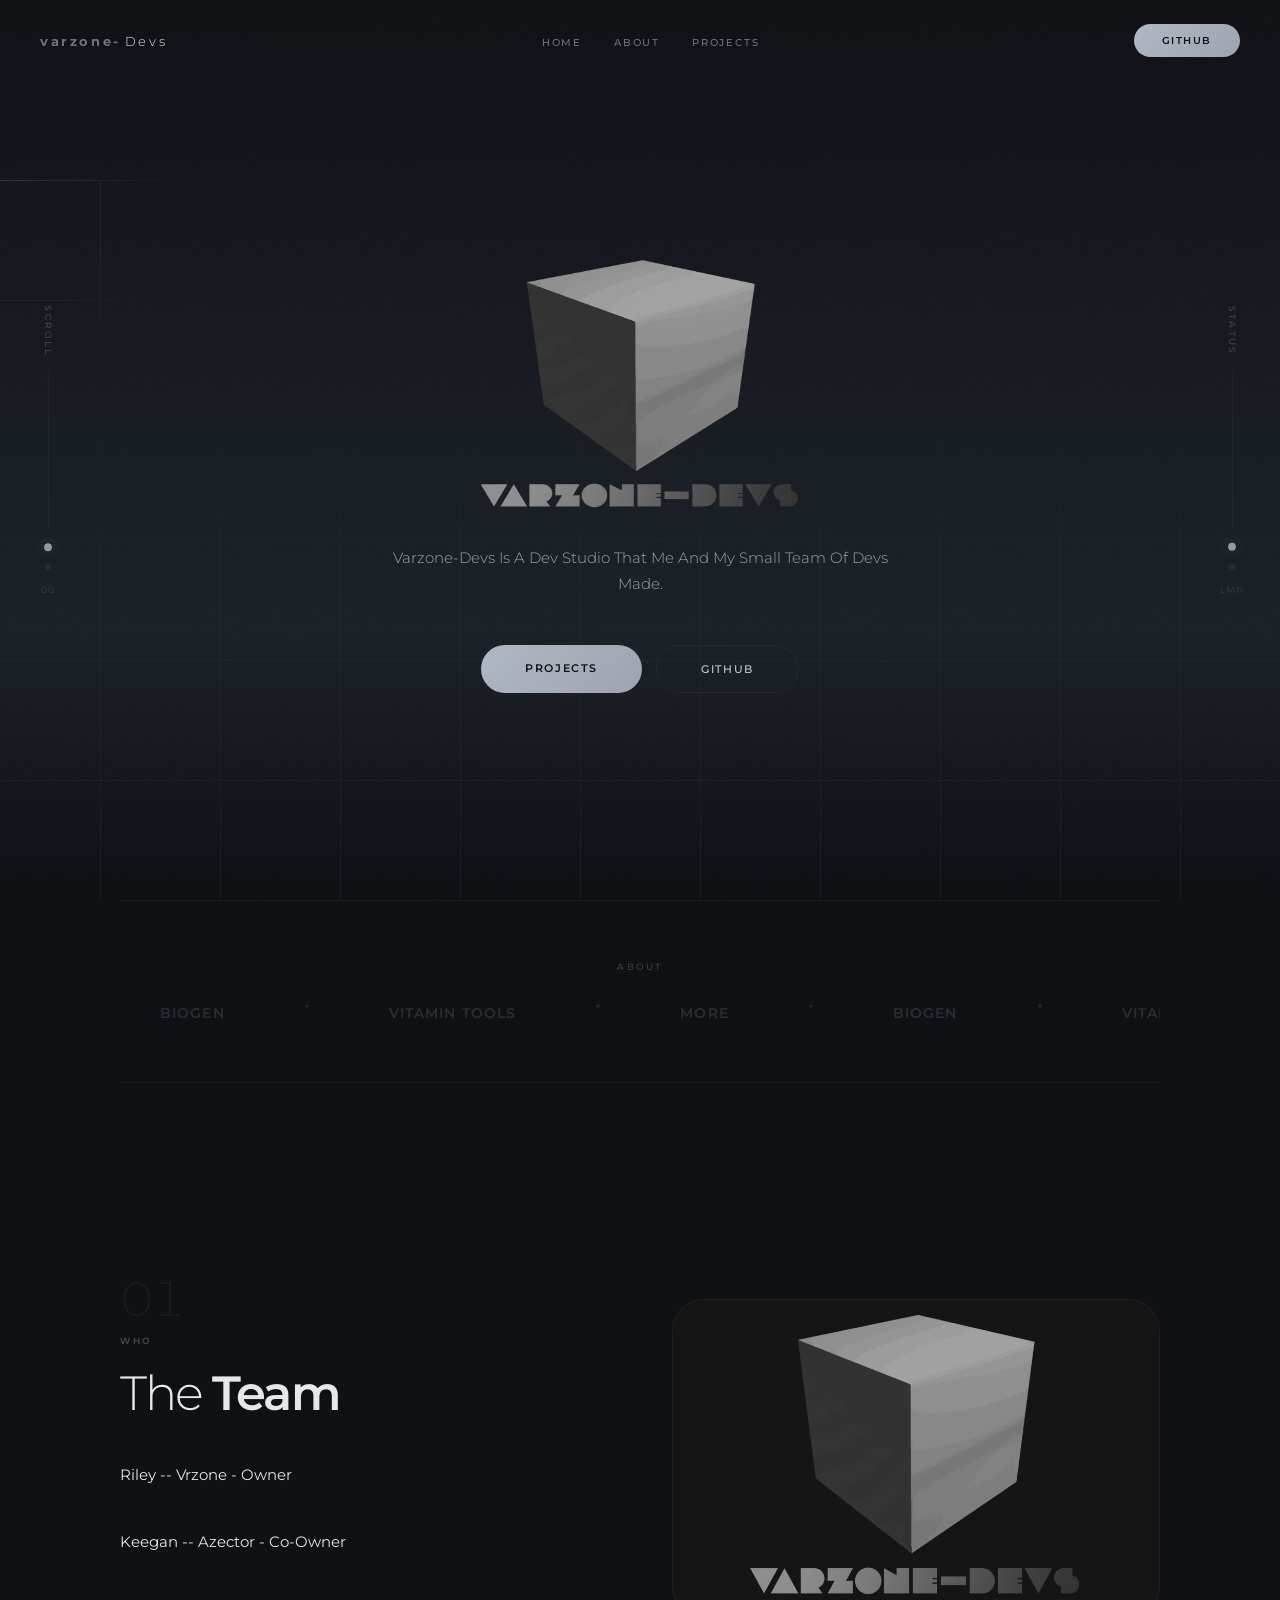
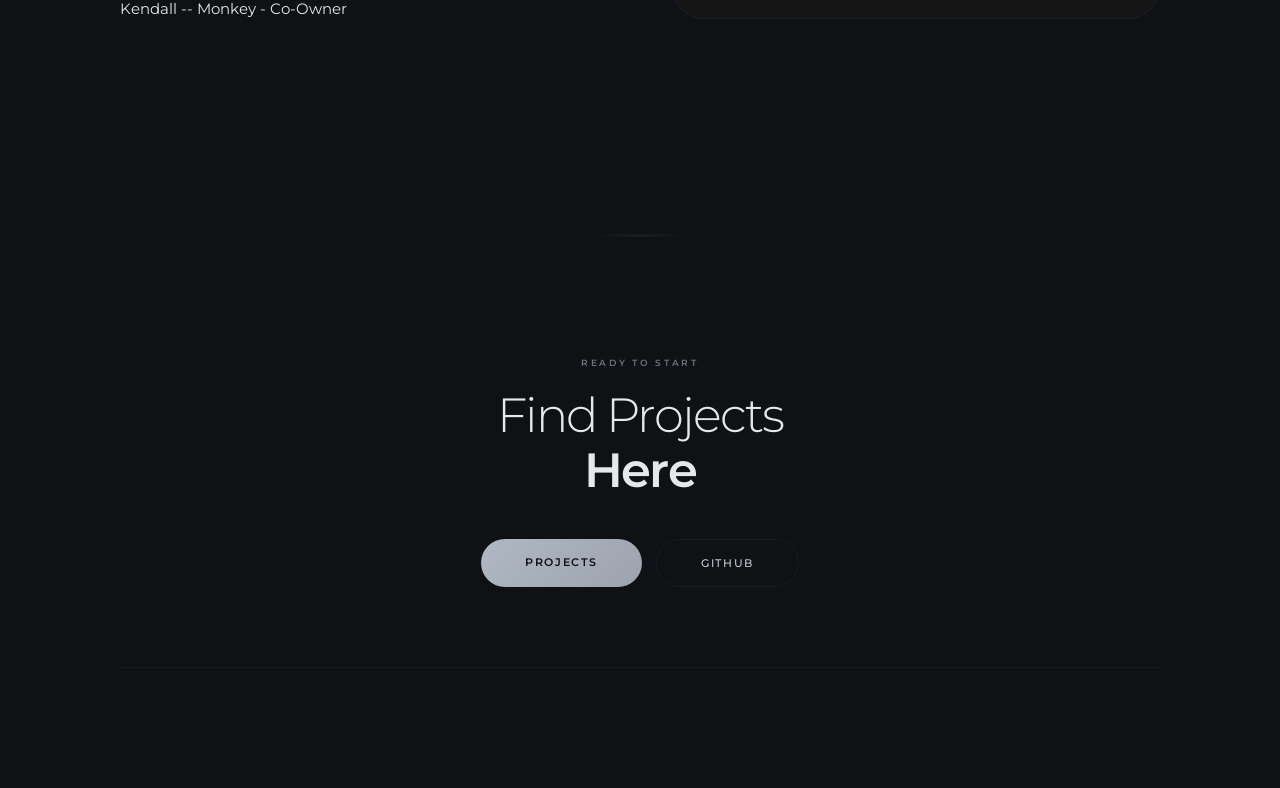
<file: index.html>
<!DOCTYPE html>
<html lang="en">
<head>
<meta charset="UTF-8">
<meta name="viewport" content="width=device-width, initial-scale=1.0">
<link rel="icon" href="images/logo.png">
<title>varzone-Devs — Home</title>
<link rel="preconnect" href="https://fonts.googleapis.com">
<link href="https://fonts.googleapis.com/css2?family=Montserrat:wght@300;400;500;600;700&display=swap" rel="stylesheet">
<link rel="stylesheet" href="style.css">



</head>
<body>

<svg class="grain" width="100%" height="100%">
  <filter id="n"><feTurbulence type="fractalNoise" baseFrequency="0.65" numOctaves="5" stitchTiles="stitch"/><feColorMatrix type="saturate" values="0"/></filter>
  <rect width="100%" height="100%" filter="url(#n)"/>
</svg>
<div class="atmosphere"></div>

<!-- Nav -->
<nav class="top-nav" id="topNav">
  <a href="#" class="nav-brand">varzone-<span>Devs</span></a>
  <ul class="nav-links">
    <li><a href="#">Home</a></li>
    <li><a href="#features">About</a></li>
    <li><a href="Projects.html">Projects</a></li>
  </ul>
  <a href="https://github.com/vrzonegames" class="nav-cta">Github</a>
  <button class="nav-toggle" id="navToggle" aria-label="Toggle menu" aria-expanded="false">
    <span class="toggle-bar"></span><span class="toggle-bar"></span>
  </button>
</nav>

<!-- Mobile Menu -->
<div class="mobile-menu" id="mobileMenu">
  <div class="mobile-menu-inner">
    <div class="mobile-menu-links">
      <a href="#" class="mobile-menu-link" data-index="01">Home</a>
      <a href="#features" class="mobile-menu-link" data-index="02">About</a>
      <a href="Projects.html" class="mobile-menu-link" data-index="03">Projects</a>
    </div>
    <div class="mobile-menu-footer">
      <a href="#">Privacy</a>
      <a href="#">Terms</a>
      <a href="#">Contact</a>
    </div>
  </div>
</div>

<!-- Side Panels -->
<nav class="side-panel left" aria-label="Scroll indicators">
  <span class="side-label">Scroll</span>
  <div class="side-track"><div class="side-track-fill" id="leftTrack"></div></div>
  <div class="side-dot active"></div>
  <div class="side-dot"></div>
  <div class="side-readout" id="scrollPct">00</div>
</nav>

<nav class="side-panel right" aria-label="Status indicators">
  <span class="side-label">Status</span>
  <div class="side-track"><div class="side-track-fill" id="rightTrack"></div></div>
  <div class="side-dot"></div>
  <div class="side-dot active"></div>
  <div class="side-readout">LMN</div>
</nav>

<main class="main">

  <!-- ═══ HERO ═══ -->
  <section class="hero" id="hero">
    <div class="hero-grid"></div>
    
    <img src="images/VrzoneGmaes.png" width="375" height="270">
    
    <p class="hero-sub">
      Varzone-Devs Is A Dev Studio That Me And My Small Team Of Devs Made.
    </p>
    <div class="hero-ctas">
      <a href="Projects.html" class="btn-primary">Projects</a>
      <a href="https://github.com/vrzonegames" class="btn-secondary">Github</a>
    </div>

  </section>

  <!-- ═══ LOGO TICKER ═══ -->
  <div class="logo-ticker reveal">
    <div class="logo-ticker-label">About</div>
    <div class="ticker-track" id="tickerTrack">
      <span class="ticker-item">BioGEn</span><span class="ticker-dot"></span>
      <span class="ticker-item">Vitamin Tools</span><span class="ticker-dot"></span>
      <span class="ticker-item">More</span><span class="ticker-dot"></span>
      <!-- Duplicated for seamless loop -->
      <span class="ticker-item">BioGEn</span><span class="ticker-dot"></span>
      <span class="ticker-item">Vitamin Tools</span><span class="ticker-dot"></span>
      <span class="ticker-item">More</span><span class="ticker-dot"></span>
    </div>
  </div>

  <!-- ═══ FEATURES ═══ -->
  <section class="section" id="features">

    

    <div class="feature reverse reveal">
      <div class="feature-visual">
        <img src="images/VrzoneGames Banner.png" alt="Who">
      </div>
      <div class="feature-content">
        <div class="feature-number">01</div>
        <p class="section-tag">Who</p>
        <h2 class="section-title">The <strong>Team</strong></h2>
        <p class="faq-question">
          Riley -- Vrzone - Owner
        </p>

        <p class="faq-question">
          Keegan -- Azector - Co-Owner
        </p>

        <p class="faq-question">
          Kendall -- Monkey - Co-Owner
        </p>
      </div>
    </div>
  </section>

  <div class="silk-divider reveal"></div>



  <div class="silk-divider reveal"></div>

  

  </section>

  <div class="silk-divider reveal"></div>


  

  <!-- ═══ FOOTER CTA ═══ -->
  <section class="footer-cta" id="cta">
    <p class="section-tag reveal">Ready to Start</p>
    <h2 class="section-title reveal reveal-d1">Find Projects <br><strong>Here</strong></h2>
    <div class="footer-ctas reveal reveal-d3">
      <a href="Projects.html" class="btn-primary">Projects</a>
      <a href="https://github.com/vrzonegames" class="btn-secondary">Github</a>
    </div>

    <div class="footer-bar reveal reveal-d4" style="margin-top: 80px;">
      </div>
    </div>
  </section>

</main>

<script src="script.js"></script>
</body>
</html>
</file>
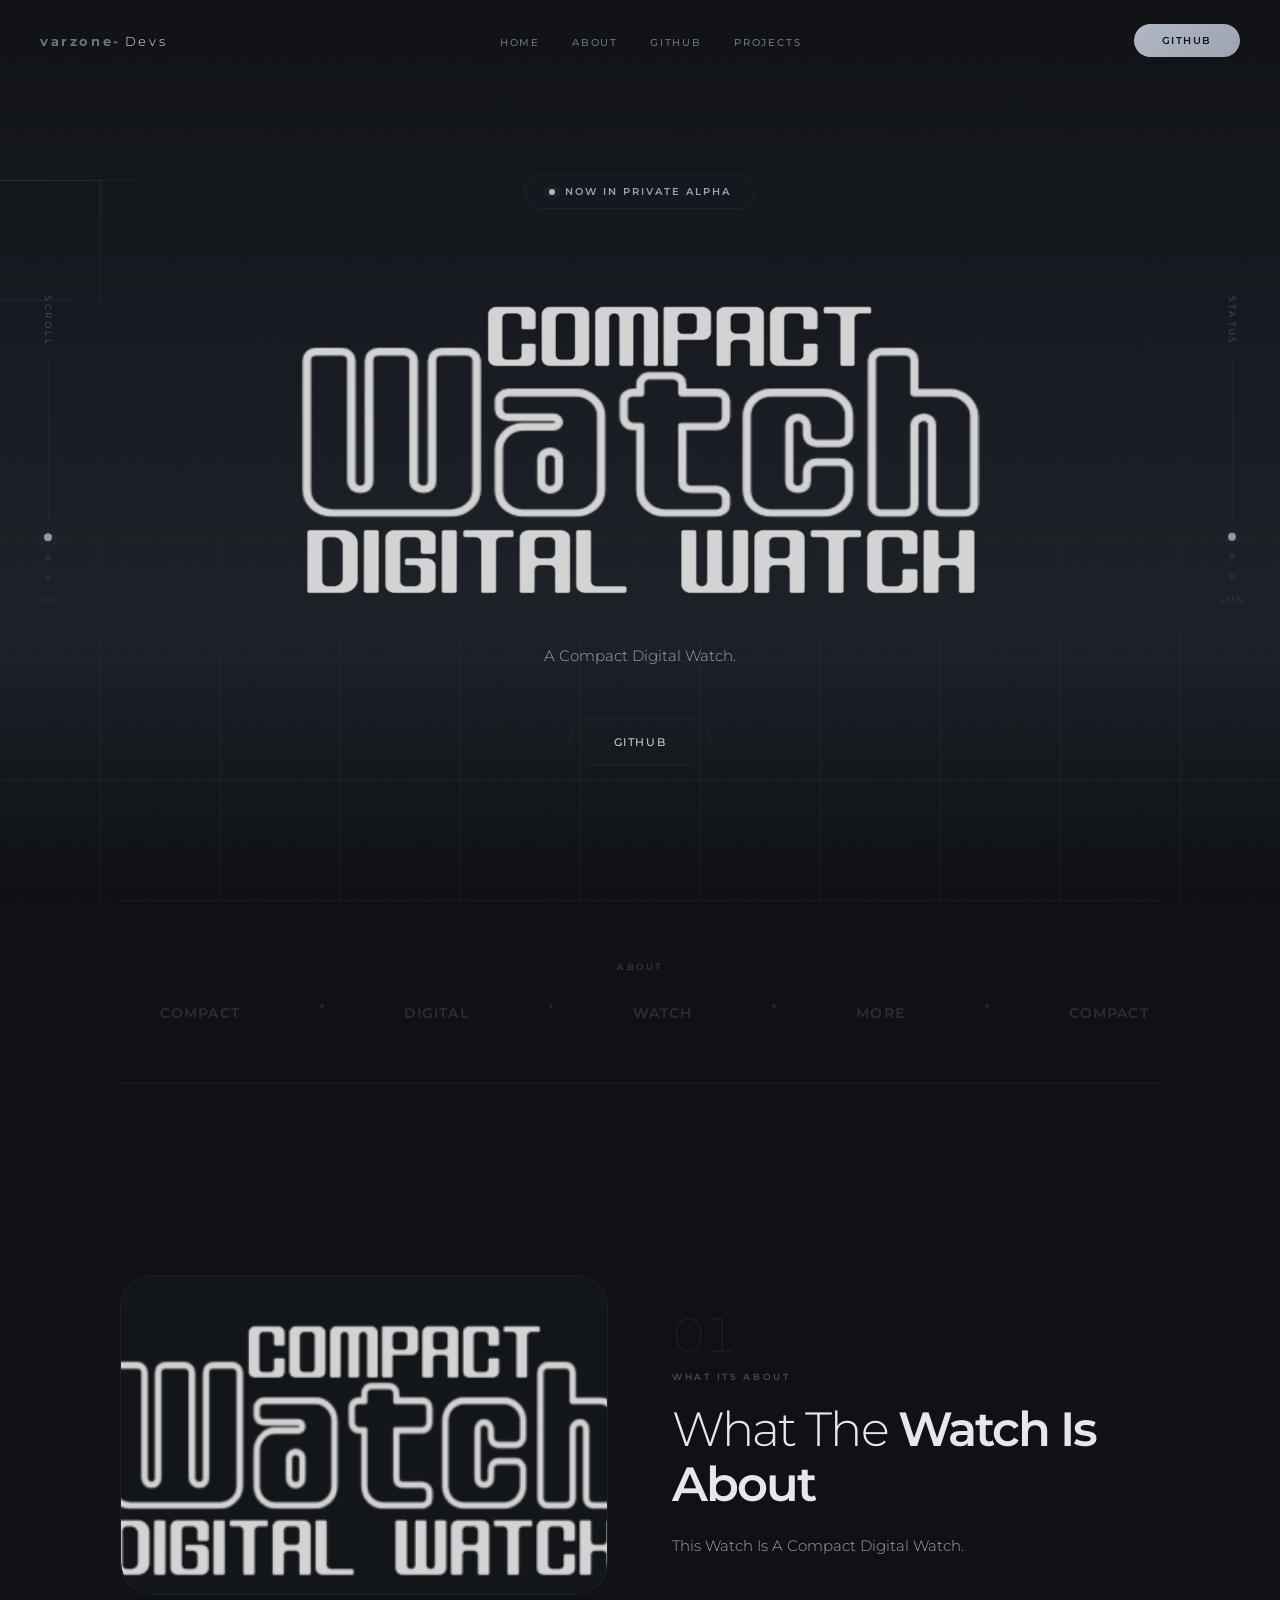
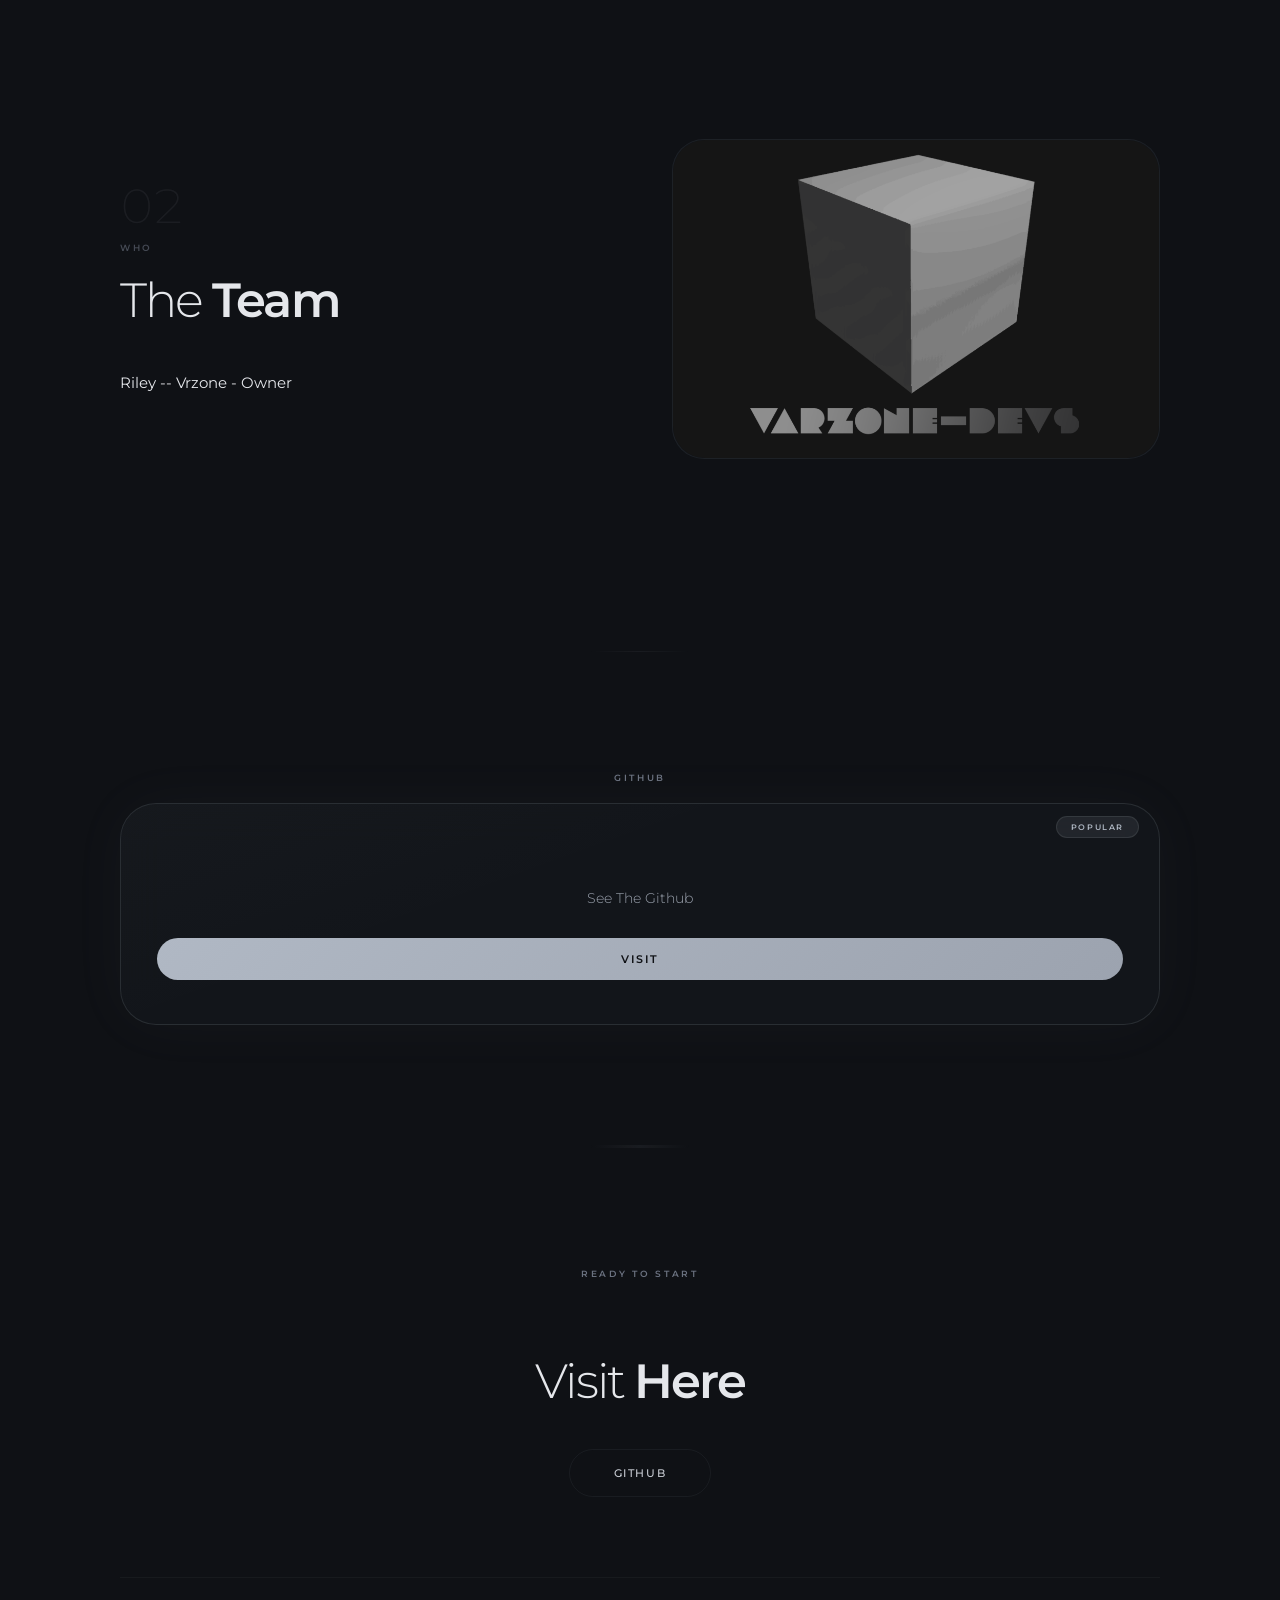
<file: CWatch.html>
<!DOCTYPE html>
<html lang="en">
<head>
<meta charset="UTF-8">
<meta name="viewport" content="width=device-width, initial-scale=1.0">
<link rel="icon" href="images/logo.png">
<title>varzone-Devs — CWatch</title>
<link rel="preconnect" href="https://fonts.googleapis.com">
<link href="https://fonts.googleapis.com/css2?family=Montserrat:wght@300;400;500;600;700&display=swap" rel="stylesheet">
<link rel="stylesheet" href="style.css">



</head>
<body>

<svg class="grain" width="100%" height="100%">
  <filter id="n"><feTurbulence type="fractalNoise" baseFrequency="0.65" numOctaves="5" stitchTiles="stitch"/><feColorMatrix type="saturate" values="0"/></filter>
  <rect width="100%" height="100%" filter="url(#n)"/>
</svg>
<div class="atmosphere"></div>

<!-- Nav -->
<nav class="top-nav" id="topNav">
  <a href="#" class="nav-brand">varzone-<span>Devs</span></a>
  <ul class="nav-links">
    <li><a href="index.html">Home</a></li>
    <li><a href="#features">About</a></li>
    <li><a href="https://github.com/vrzonegames/CWatch">Github</a></li>
    <li><a href="Projects.html">Projects</a></li>
  </ul>
  <a href="https://github.com/vrzonegames/CWatch" class="nav-cta">Github</a>
  <button class="nav-toggle" id="navToggle" aria-label="Toggle menu" aria-expanded="false">
    <span class="toggle-bar"></span><span class="toggle-bar"></span>
  </button>
</nav>

<!-- Mobile Menu -->
<div class="mobile-menu" id="mobileMenu">
  <div class="mobile-menu-inner">
    <div class="mobile-menu-links">
      <a href="index.html" class="mobile-menu-link" data-index="01">Home</a>
      <a href="#features" class="mobile-menu-link" data-index="02">About</a>
      <a href="https://github.com/vrzonegames/CWatch" class="mobile-menu-link" data-index="04">Github</a>
      <a href="Projects.html" class="mobile-menu-link" data-index="05">Projects</a>
    </div>
    <div class="mobile-menu-footer">
      <a href="#">Privacy</a>
      <a href="#">Terms</a>
      <a href="#">Contact</a>
    </div>
  </div>
</div>

<!-- Side Panels -->
<nav class="side-panel left" aria-label="Scroll indicators">
  <span class="side-label">Scroll</span>
  <div class="side-track"><div class="side-track-fill" id="leftTrack"></div></div>
  <div class="side-dot active"></div>
  <div class="side-dot"></div>
  <div class="side-dot"></div>
  <div class="side-readout" id="scrollPct">00</div>
</nav>

<nav class="side-panel right" aria-label="Status indicators">
  <span class="side-label">Status</span>
  <div class="side-track"><div class="side-track-fill" id="rightTrack"></div></div>
  <div class="side-dot"></div>
  <div class="side-dot"></div>
  <div class="side-dot active"></div>
  <div class="side-readout">LMN</div>
</nav>

<main class="main">

  <!-- ═══ HERO ═══ -->
  <section class="hero" id="hero">
    <div class="hero-grid"></div>
    <div class="hero-badge">
      <div class="hero-badge-dot"></div>
      <span>Now in Private Alpha</span>
    </div>
    
    <img src="images/CWatch-Big.png" width="743" height="366">
    
    <p class="hero-sub">
      A Compact Digital Watch.
    </p>
    <div class="hero-ctas">
      <a href="https://github.com/vrzonegames/CWatch" class="btn-secondary">Github</a>
    </div>

  </section>

  <!-- ═══ LOGO TICKER ═══ -->
  <div class="logo-ticker reveal">
    <div class="logo-ticker-label">About</div>
    <div class="ticker-track" id="tickerTrack">
      <span class="ticker-item">Compact</span><span class="ticker-dot"></span>
      <span class="ticker-item">Digital</span><span class="ticker-dot"></span>
      <span class="ticker-item">Watch</span><span class="ticker-dot"></span>
      <span class="ticker-item">More</span><span class="ticker-dot"></span>
      <!-- Duplicated for seamless loop -->
      <span class="ticker-item">Compact</span><span class="ticker-dot"></span>
      <span class="ticker-item">Digital</span><span class="ticker-dot"></span>
      <span class="ticker-item">Watch</span><span class="ticker-dot"></span>
      <span class="ticker-item">More</span><span class="ticker-dot"></span>
    </div>
  </div>

  <!-- ═══ FEATURES ═══ -->
  <section class="section" id="features">

    <div class="feature reveal">
      <div class="feature-visual">
        <img src="images/CWatch-White.png" alt="What Its About">
      </div>
      <div class="feature-content">
        <div class="feature-number">01</div>
        <p class="section-tag">What Its About</p>
        <h2 class="section-title">What The <strong>Watch Is About</strong></h2>
        <p class="section-body">
          This Watch Is A Compact Digital Watch.
        </p>
      </div>
    </div>

    <div class="feature reverse reveal">
      <div class="feature-visual">
        <img src="images/VrzoneGames Banner.png" alt="Who">
      </div>
      <div class="feature-content">
        <div class="feature-number">02</div>
        <p class="section-tag">Who</p>
        <h2 class="section-title">The <strong>Team</strong></h2>
        <p class="faq-question">
          Riley -- Vrzone - Owner
        </p>
      </div>
    </div>

    
    

  </section>

  <div class="silk-divider reveal"></div>

  <!-- ═══ PRICING ═══ -->
  <section class="section section-center" id="pricing">
    <p class="section-tag reveal">Github</p>
    

    


      <div class="pricing-card featured reveal reveal-d2">
        <div class="pricing-badge">Popular</div>
        
        <div class="pricing-prices">
          
        
        </div>
        <p class="pricing-desc">See The Github</p>
        
        <a href="https://github.com/vrzonegames/CWatch" class="btn-primary">Visit</a>
      </div>

      
    </div>
  </section>

  <div class="silk-divider reveal"></div>



  <div class="silk-divider reveal"></div>

  

  </section>

  <div class="silk-divider reveal"></div>

  

  <!-- ═══ FOOTER CTA ═══ -->
  <section class="footer-cta" id="cta">
    <p class="section-tag reveal">Ready to Start</p>
    <h2 class="section-title reveal reveal-d1"><br>Visit <strong>Here</strong></h2>
    <div class="footer-ctas reveal reveal-d3">
    
      <a href="https://github.com/vrzonegames/CWatch" class="btn-secondary">Github</a>
    </div>

    <div class="footer-bar reveal reveal-d4" style="margin-top: 80px;">
      </div>
    </div>
  </section>

</main>

<script src="script.js"></script>
</body>
</html>
</file>
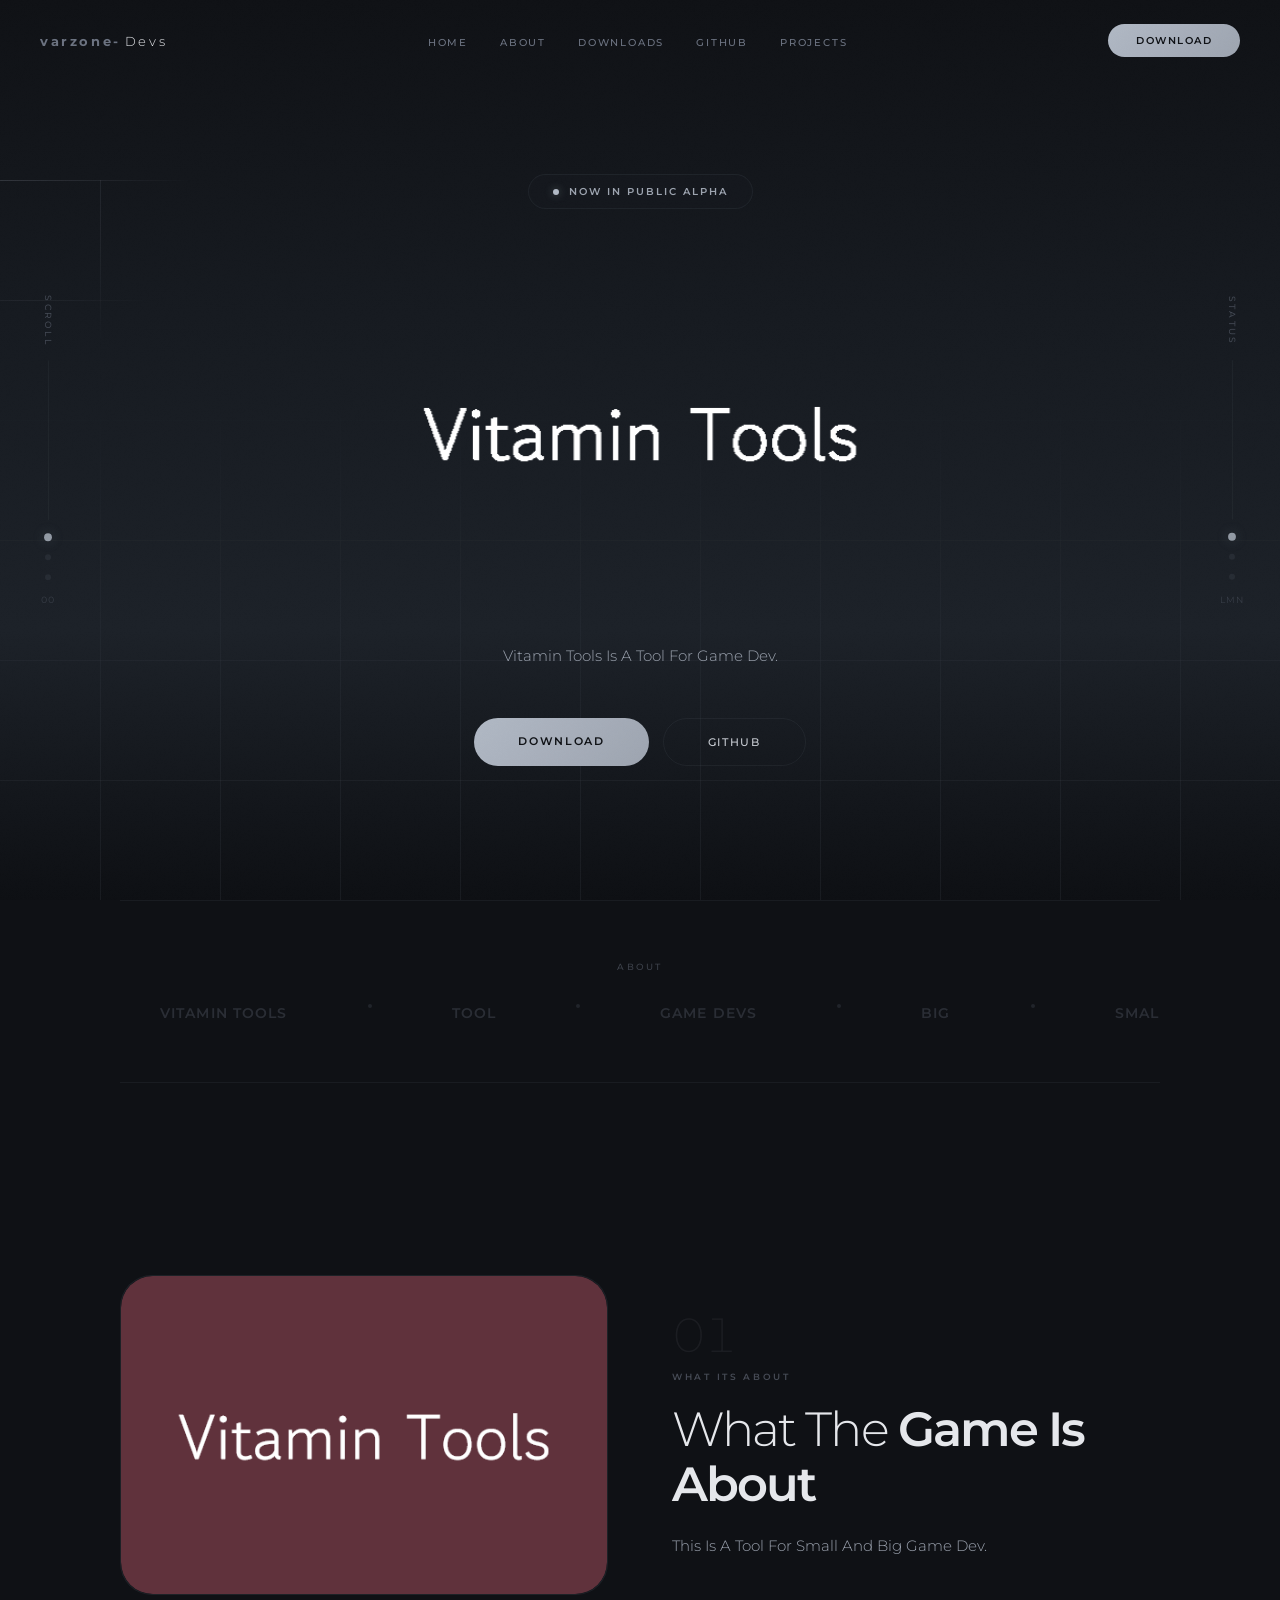
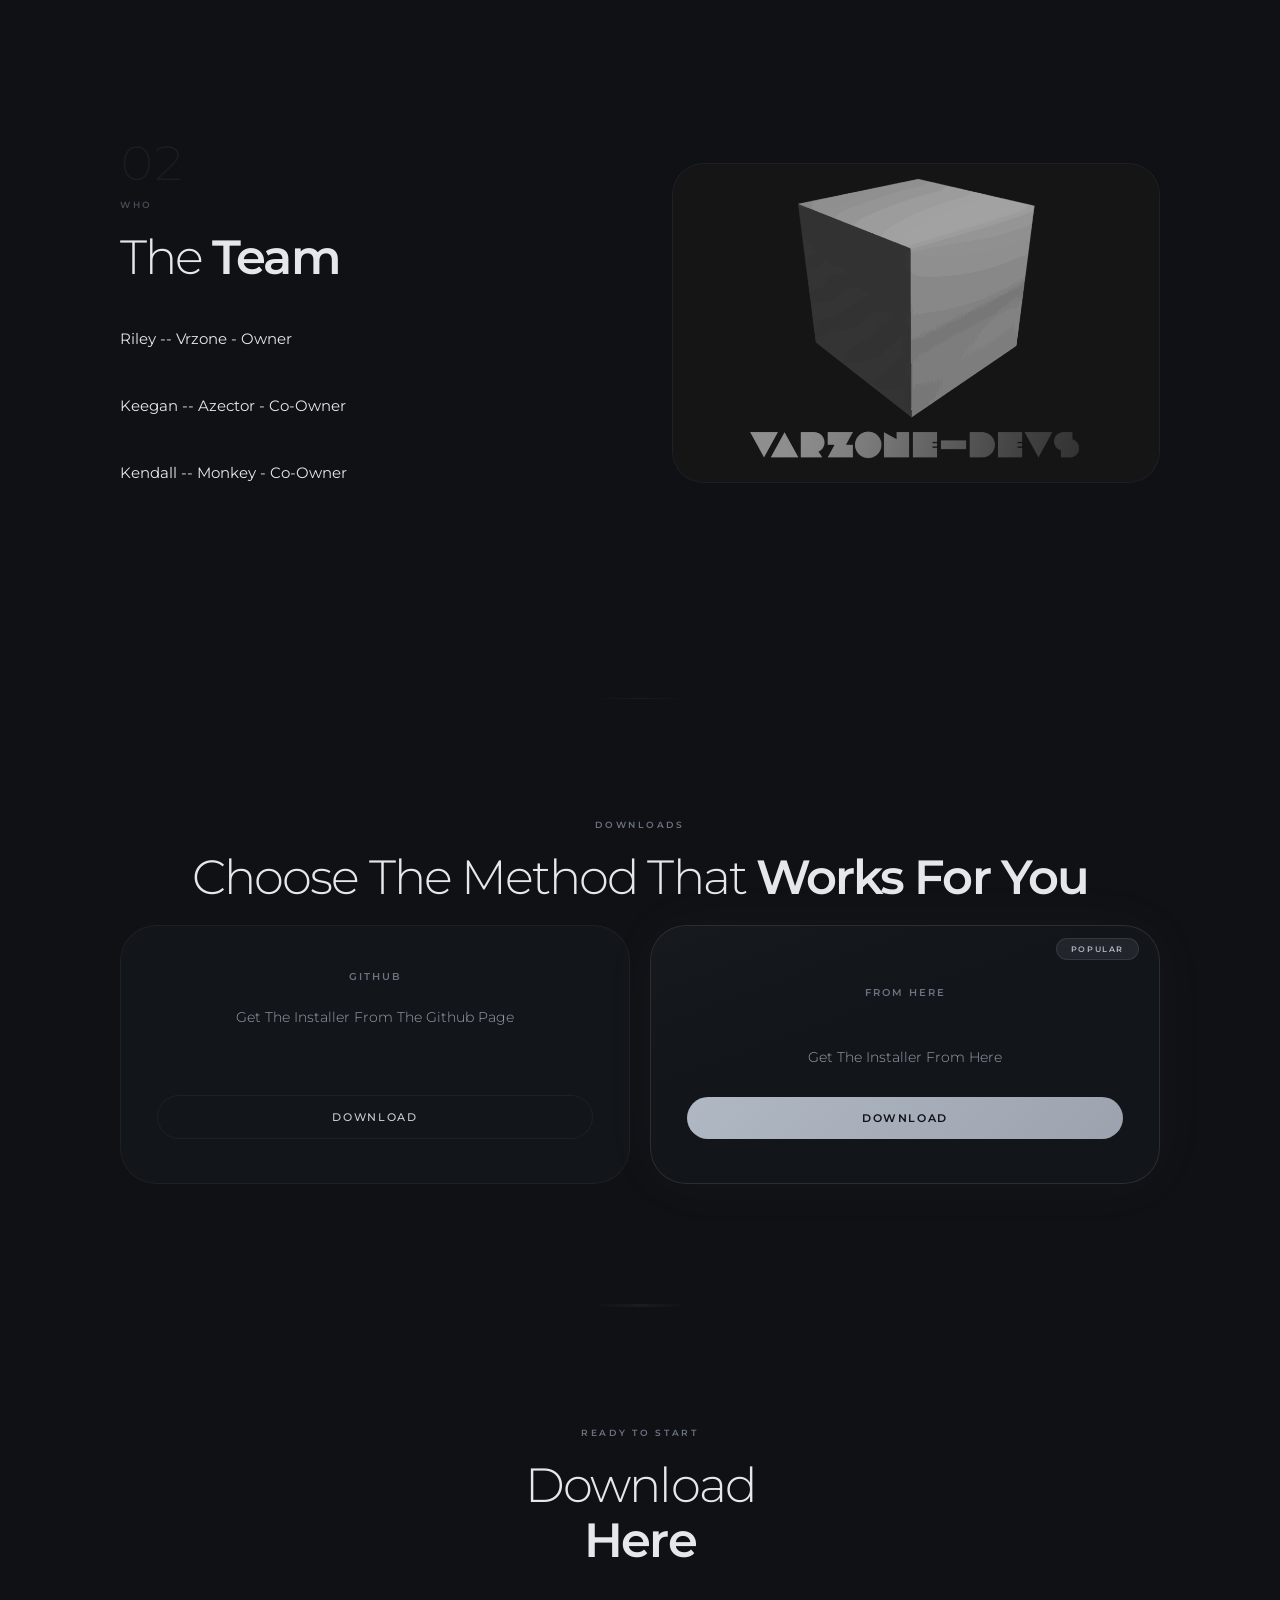
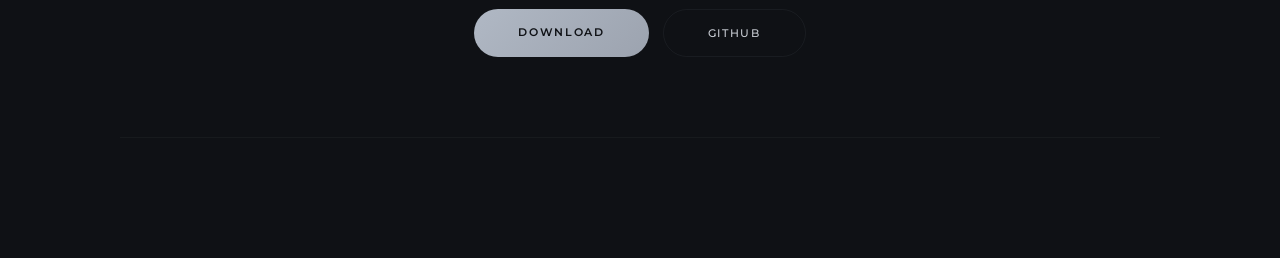
<file: Vitamin-Tools.html>
<!DOCTYPE html>
<html lang="en">
<head>
<meta charset="UTF-8">
<meta name="viewport" content="width=device-width, initial-scale=1.0">
<link rel="icon" href="images/logo.png">
<title>varzone-Devs — Vitamin Tools</title>
<link rel="preconnect" href="https://fonts.googleapis.com">
<link href="https://fonts.googleapis.com/css2?family=Montserrat:wght@300;400;500;600;700&display=swap" rel="stylesheet">
<link rel="stylesheet" href="style.css">



</head>
<body>

<svg class="grain" width="100%" height="100%">
  <filter id="n"><feTurbulence type="fractalNoise" baseFrequency="0.65" numOctaves="5" stitchTiles="stitch"/><feColorMatrix type="saturate" values="0"/></filter>
  <rect width="100%" height="100%" filter="url(#n)"/>
</svg>
<div class="atmosphere"></div>

<!-- Nav -->
<nav class="top-nav" id="topNav">
  <a href="#" class="nav-brand">varzone-<span>Devs</span></a>
  <ul class="nav-links">
    <li><a href="index.html">Home</a></li>
    <li><a href="#features">About</a></li>
    <li><a href="#pricing">Downloads</a></li>
    <li><a href="https://github.com/vrzonegames/Vitamin-Tools">Github</a></li>
    <li><a href="Projects.html">Projects</a></li>
  </ul>
  <a href="#pricing" class="nav-cta">Download</a>
  <button class="nav-toggle" id="navToggle" aria-label="Toggle menu" aria-expanded="false">
    <span class="toggle-bar"></span><span class="toggle-bar"></span>
  </button>
</nav>

<!-- Mobile Menu -->
<div class="mobile-menu" id="mobileMenu">
  <div class="mobile-menu-inner">
    <div class="mobile-menu-links">
      <a href="index.html" class="mobile-menu-link" data-index="01">Home</a>
      <a href="#features" class="mobile-menu-link" data-index="02">About</a>
      <a href="#pricing" class="mobile-menu-link" data-index="03">Downloads</a>
      <a href="https://github.com/vrzonegames/Vitamin-Tools" class="mobile-menu-link" data-index="06">Github</a>
      <a href="Projects.html" class="mobile-menu-link" data-index="05">Projects</a>
    </div>
    <div class="mobile-menu-footer">
      <a href="#">Privacy</a>
      <a href="#">Terms</a>
      <a href="#">Contact</a>
    </div>
  </div>
</div>

<!-- Side Panels -->
<nav class="side-panel left" aria-label="Scroll indicators">
  <span class="side-label">Scroll</span>
  <div class="side-track"><div class="side-track-fill" id="leftTrack"></div></div>
  <div class="side-dot active"></div>
  <div class="side-dot"></div>
  <div class="side-dot"></div>
  <div class="side-readout" id="scrollPct">00</div>
</nav>

<nav class="side-panel right" aria-label="Status indicators">
  <span class="side-label">Status</span>
  <div class="side-track"><div class="side-track-fill" id="rightTrack"></div></div>
  <div class="side-dot"></div>
  <div class="side-dot"></div>
  <div class="side-dot active"></div>
  <div class="side-readout">LMN</div>
</nav>

<main class="main">

  <!-- ═══ HERO ═══ -->
  <section class="hero" id="hero">
    <div class="hero-grid"></div>
    <div class="hero-badge">
      <div class="hero-badge-dot"></div>
      <span>Now in Public Alpha</span>
    </div>
    
    <img src="images/Vitamin_Tools-Logo.png" width="743" height="366">
    
    <p class="hero-sub">
      Vitamin Tools Is A Tool For Game Dev.
    </p>
    <div class="hero-ctas">
      <a href="#pricing" class="btn-primary">Download</a>
      <a href="https://github.com/vrzonegames/Vitamin-Tools" class="btn-secondary">Github</a>
    </div>

  </section>

  <!-- ═══ LOGO TICKER ═══ -->
  <div class="logo-ticker reveal">
    <div class="logo-ticker-label">About</div>
    <div class="ticker-track" id="tickerTrack">
      <span class="ticker-item">Vitamin Tools</span><span class="ticker-dot"></span>
      <span class="ticker-item">Tool</span><span class="ticker-dot"></span>
      <span class="ticker-item">Game Devs</span><span class="ticker-dot"></span>
      <span class="ticker-item">Big</span><span class="ticker-dot"></span>
      <span class="ticker-item">Small</span><span class="ticker-dot"></span>
      <!-- Duplicated for seamless loop -->
      <span class="ticker-item">Vitamin Tools</span><span class="ticker-dot"></span>
      <span class="ticker-item">Tool</span><span class="ticker-dot"></span>
      <span class="ticker-item">Game Devs</span><span class="ticker-dot"></span>
      <span class="ticker-item">Big</span><span class="ticker-dot"></span>
      <span class="ticker-item">Small</span><span class="ticker-dot"></span>
    </div>
  </div>

  <!-- ═══ FEATURES ═══ -->
  <section class="section" id="features">

    <div class="feature reveal">
      <div class="feature-visual">
        <img src="images/Vitamin_Tools.png" alt="What Its About">
      </div>
      <div class="feature-content">
        <div class="feature-number">01</div>
        <p class="section-tag">What Its About</p>
        <h2 class="section-title">What The <strong>Game Is About</strong></h2>
        <p class="section-body">
          This Is A Tool For Small And Big Game Dev.
        </p>
      </div>
    </div>

    <div class="feature reverse reveal">
      <div class="feature-visual">
        <img src="images/VrzoneGames Banner.png" alt="Who">
      </div>
      <div class="feature-content">
        <div class="feature-number">02</div>
        <p class="section-tag">Who</p>
        <h2 class="section-title">The <strong>Team</strong></h2>
        <p class="faq-question">
          Riley -- Vrzone - Owner
        </p>

        <p class="faq-question">
          Keegan -- Azector - Co-Owner
        </p>

        <p class="faq-question">
          Kendall -- Monkey - Co-Owner
        </p>
      </div>
    </div>

    
    

  </section>

  <div class="silk-divider reveal"></div>

  <!-- ═══ PRICING ═══ -->
  <section class="section section-center" id="pricing">
    <p class="section-tag reveal">Downloads</p>
    <h2 class="section-title reveal reveal-d1">Choose The Method That <strong>Works For You</strong></h2>
    

    

    <div class="pricing-grid">
      <div class="pricing-card reveal reveal-1">
        <div class="pricing-badge">Popular</div>
        <div class="pricing-tier">Github</div>
        
        <p class="pricing-desc">Get The Installer From The Github Page</p>
        <a href="https://github.com/vrzonegames/Vitamin-Tools/releases/latest" class="btn-secondary">Download</a>
      </div>

      <div class="pricing-card featured reveal reveal-d2">
        <div class="pricing-badge">Popular</div>
        <div class="pricing-tier">From Here</div>
        <div class="pricing-prices">
          
        
        </div>
        <p class="pricing-desc">Get The Installer From Here</p>
        
        <a href="https://github.com/vrzonegames/Vitamin-Tools/releases/latest/download/Vitamin.Tools.unitypackage" class="btn-primary">Download</a>
      </div>

      
    </div>
  </section>

  <div class="silk-divider reveal"></div>



  <div class="silk-divider reveal"></div>

  

  </section>

  <div class="silk-divider reveal"></div>

  

  <!-- ═══ FOOTER CTA ═══ -->
  <section class="footer-cta" id="cta">
    <p class="section-tag reveal">Ready to Start</p>
    <h2 class="section-title reveal reveal-d1">Download<br><strong>Here</strong></h2>
    <div class="footer-ctas reveal reveal-d3">
      <a href="#pricing" class="btn-primary">Download</a>
      <a href="https://github.com/vrzonegames/Vitamin-Tools" class="btn-secondary">Github</a>
    </div>

    <div class="footer-bar reveal reveal-d4" style="margin-top: 80px;">
      </div>
    </div>
  </section>

</main>

<script src="script.js"></script>
</body>
</html>
</file>
<file: style.css>
/*
TemplateMo 621 Luminary
https://templatemo.com/tm-621-luminary
*/

*, *::before, *::after { margin: 0; padding: 0; box-sizing: border-box; }

:root {
  --base-deep: #0F1115;
  --base-mid: #161A20;
  --base-soft: #1C2128;
  --slate-warm: #6B7280;
  --slate-light: #9CA3AF;
  --graphite: #2A2E35;
  --graphite-soft: #3D424A;
  --ivory: #E5E7EB;
  --ivory-muted: #C9CDD4;
  --silver: #B0B8C4;
  --panel-bg: rgba(22, 26, 32, 0.55);
  --panel-border: rgba(156, 163, 175, 0.08);
  --silk-ease: cubic-bezier(0.16, 1, 0.3, 1);
}

html { scroll-behavior: smooth; font-size: 16px; scroll-padding-top: 80px; }

body {
  font-family: 'Montserrat', sans-serif;
  background: var(--base-deep);
  color: var(--ivory);
  overflow-x: hidden;
  -webkit-font-smoothing: antialiased;
}

/* ── Grain ── */
.grain {
  position: fixed; inset: 0; pointer-events: none; z-index: 9999;
  opacity: 0.028; mix-blend-mode: overlay;
}

/* ── BG ── */
.atmosphere {
  position: fixed; inset: 0; z-index: 0;
  background: linear-gradient(180deg, #0F1115 0%, #161A20 35%, #1C2128 70%, #0D0F13 100%);
}

/* ── Nav ── */
.top-nav {
  position: fixed; top: 0; left: 0; right: 0; z-index: 600;
  display: flex; justify-content: space-between; align-items: center;
  padding: 24px 40px;
  transition: background 0.8s var(--silk-ease), padding 0.8s var(--silk-ease);
}
.top-nav.scrolled {
  background: rgba(15, 17, 21, 0.85);
  backdrop-filter: blur(20px); -webkit-backdrop-filter: blur(20px);
  padding: 16px 40px;
}
.nav-brand { font-size: 13px; font-weight: 700; letter-spacing: 0.2em; text-transform: none; color: var(--slate-warm); text-decoration: none; }
.nav-brand span { font-weight: 300; color: var(--ivory); margin-left: 4px; }
.nav-links { display: flex; gap: 32px; list-style: none; align-items: center; }
.nav-links a {
  font-size: 10px; font-weight: 500; letter-spacing: 0.18em; text-transform: uppercase;
  color: var(--slate-warm); text-decoration: none; position: relative; padding: 14px 0 6px;
  transition: color 0.8s var(--silk-ease);
}
.nav-links a::after {
  content: ''; position: absolute; top: 0; left: 50%;
  width: 6px; height: 6px;
  border-right: 1px solid var(--silver); border-bottom: 1px solid var(--silver);
  transform: translateX(-50%) rotate(45deg) translateY(-8px);
  opacity: 0; transition: transform 0.8s var(--silk-ease), opacity 0.6s var(--silk-ease);
  pointer-events: none;
}
.nav-links a:hover { color: var(--ivory); }
.nav-links a:hover::after { opacity: 0.7; transform: translateX(-50%) rotate(45deg) translateY(0); }
.nav-links a.active { color: var(--ivory-muted); }
.nav-links a.active::after { opacity: 0.4; transform: translateX(-50%) rotate(45deg) translateY(0); }
.nav-cta {
  padding: 10px 28px; border-radius: 100px; font-family: inherit;
  font-size: 10px; font-weight: 600; letter-spacing: 0.15em; text-transform: uppercase;
  background: linear-gradient(135deg, var(--silver), var(--slate-light));
  color: var(--base-deep); border: none; cursor: pointer; text-decoration: none;
  transition: transform 0.8s var(--silk-ease), box-shadow 0.8s var(--silk-ease);
}
.nav-cta:hover { transform: scale(1.03); box-shadow: 0 6px 30px rgba(176,184,196,0.15); }

/* ── Hamburger ── */
.nav-toggle {
  display: none; background: none; border: none; cursor: pointer;
  width: 32px; height: 24px; position: relative; padding: 0;
}
.toggle-bar {
  display: block; width: 100%; height: 1.5px; background: var(--ivory);
  position: absolute; left: 0;
  transition: transform 0.6s var(--silk-ease), top 0.6s var(--silk-ease);
}
.toggle-bar:nth-child(1) { top: 6px; }
.toggle-bar:nth-child(2) { top: 16px; }
.nav-toggle.active .toggle-bar:nth-child(1) { top: 11px; transform: rotate(45deg); }
.nav-toggle.active .toggle-bar:nth-child(2) { top: 11px; transform: rotate(-45deg); }

/* ── Mobile Menu ── */
.mobile-menu {
  position: fixed; inset: 0; z-index: 550;
  pointer-events: none; opacity: 0; visibility: hidden;
  transition: opacity 0.6s var(--silk-ease), visibility 0.6s var(--silk-ease);
}
.mobile-menu.open { opacity: 1; visibility: visible; pointer-events: auto; }
.mobile-menu-inner {
  position: absolute; inset: 0;
  background: rgba(15, 17, 21, 0.94);
  backdrop-filter: blur(40px); -webkit-backdrop-filter: blur(40px);
  display: flex; flex-direction: column; justify-content: center;
  padding: 100px 40px 60px; overflow-y: auto;
}
.mobile-menu-links { display: flex; flex-direction: column; flex: 1; justify-content: center; }
.mobile-menu-link {
  display: flex; align-items: baseline; gap: 16px;
  font-size: clamp(1.6rem, 5vw, 2.6rem); font-weight: 300; letter-spacing: -0.02em;
  color: var(--ivory); text-decoration: none; padding: 14px 0;
  border-bottom: 1px solid rgba(156,163,175,0.06); position: relative;
  opacity: 0; transform: translateY(20px);
  transition: opacity 0.3s ease, transform 0.3s ease, color 0.6s var(--silk-ease);
}
.mobile-menu.open .mobile-menu-link {
  opacity: 1; transform: translateY(0);
  transition: opacity 0.5s var(--silk-ease), transform 0.5s var(--silk-ease), color 0.6s var(--silk-ease);
}
.mobile-menu.open .mobile-menu-link:nth-child(1) { transition-delay: 0.06s; }
.mobile-menu.open .mobile-menu-link:nth-child(2) { transition-delay: 0.12s; }
.mobile-menu.open .mobile-menu-link:nth-child(3) { transition-delay: 0.18s; }
.mobile-menu.open .mobile-menu-link:nth-child(4) { transition-delay: 0.24s; }
.mobile-menu.open .mobile-menu-link:nth-child(5) { transition-delay: 0.30s; }
.mobile-menu.open .mobile-menu-link:nth-child(6) { transition-delay: 0.36s; }
.mobile-menu.open .mobile-menu-link:nth-child(7) { transition-delay: 0.42s; }
.mobile-menu-link::before {
  content: attr(data-index); font-size: 10px; font-weight: 500;
  letter-spacing: 0.15em; color: var(--slate-warm); opacity: 0.4;
  min-width: 24px; font-variant-numeric: tabular-nums;
}
.mobile-menu-footer {
  display: flex; justify-content: space-between; align-items: center;
  padding-top: 24px; border-top: 1px solid rgba(156,163,175,0.06);
  opacity: 0; transition: opacity 0.3s ease;
}
.mobile-menu.open .mobile-menu-footer {
  opacity: 1; transition: opacity 0.5s var(--silk-ease) 0.45s;
}
.mobile-menu-footer a {
  font-size: 10px; font-weight: 400; letter-spacing: 0.1em; text-transform: uppercase;
  color: var(--slate-warm); opacity: 0.4; text-decoration: none;
}
body.menu-open { overflow: hidden; }
body.menu-open .top-nav { background: rgba(15,17,21,0.95); backdrop-filter: blur(20px); }

/* ── Side Panels ── */
.side-panel {
  position: fixed; top: 50%; transform: translateY(-50%);
  width: 56px; z-index: 100;
  display: flex; flex-direction: column; align-items: center;
  gap: 14px; padding: 24px 0;
}
.side-panel.left { left: 20px; }
.side-panel.right { right: 20px; }
.side-label {
  writing-mode: vertical-rl; text-orientation: mixed;
  font-size: 9px; font-weight: 500; letter-spacing: 0.25em; text-transform: uppercase;
  color: var(--slate-warm); opacity: 0.5;
}
.side-track {
  width: 1px; height: 160px;
  background: rgba(156,163,175,0.06); position: relative; border-radius: 1px;
}
.side-track-fill {
  position: absolute; top: 0; left: 0; width: 100%; height: 0%;
  background: linear-gradient(to bottom, var(--silver), rgba(176,184,196,0.15));
  border-radius: 1px; transition: height 1.2s var(--silk-ease);
}
.side-dot {
  width: 6px; height: 6px; border-radius: 50%;
  background: var(--slate-warm); opacity: 0.15;
  transition: opacity 0.8s var(--silk-ease), transform 0.8s var(--silk-ease), box-shadow 0.8s var(--silk-ease);
}
.side-dot.active {
  opacity: 0.8; background: var(--silver);
  box-shadow: 0 0 12px rgba(176,184,196,0.3); transform: scale(1.3);
}
.side-readout {
  font-size: 9px; font-weight: 400; letter-spacing: 0.1em;
  color: var(--slate-warm); opacity: 0.35;
  font-variant-numeric: tabular-nums;
}

/* ── Container ── */
.main { position: relative; z-index: 10; max-width: 1120px; margin: 0 auto; padding: 0 40px; }

/* ── Shared ── */
.section { padding: 120px 0; position: relative; }
.section-tag {
  font-size: 9px; font-weight: 600; letter-spacing: 0.3em; text-transform: uppercase;
  color: var(--slate-warm); opacity: 0.6; margin-bottom: 20px;
}
.section-title {
  font-size: clamp(2rem, 4vw, 3rem); font-weight: 300;
  letter-spacing: -0.04em; line-height: 1.15; color: var(--ivory); margin-bottom: 20px;
}
.section-title strong { font-weight: 600; }
.section-body {
  font-size: 0.95rem; font-weight: 300; line-height: 1.8; color: var(--slate-light); max-width: 540px;
}
.section-center { text-align: center; }
.section-center .section-body { margin: 0 auto; }

.silk-divider { width: 100px; height: 1px; background: linear-gradient(90deg, transparent, var(--panel-border), transparent); margin: 0 auto; }

.btn-primary {
  display: inline-block; padding: 16px 44px; border-radius: 100px;
  background: linear-gradient(135deg, var(--silver), var(--slate-light));
  color: var(--base-deep); font-family: inherit; font-size: 11px; font-weight: 600;
  letter-spacing: 0.15em; text-transform: uppercase; border: none; cursor: pointer;
  text-decoration: none;
  transition: transform 0.8s var(--silk-ease), box-shadow 0.8s var(--silk-ease);
}
.btn-primary:hover { transform: scale(1.02); box-shadow: 0 8px 40px rgba(176,184,196,0.18); }
.btn-secondary {
  display: inline-block; padding: 16px 44px; border-radius: 100px; background: transparent;
  color: var(--ivory-muted); font-family: inherit; font-size: 11px; font-weight: 500;
  letter-spacing: 0.15em; text-transform: uppercase;
  border: 1px solid var(--panel-border); cursor: pointer; text-decoration: none;
  transition: transform 0.8s var(--silk-ease), border-color 0.8s var(--silk-ease), background 0.8s var(--silk-ease);
}
.btn-secondary:hover { transform: scale(1.02); border-color: rgba(156,163,175,0.2); background: rgba(156,163,175,0.04); }

/* ── Reveal ── */
.reveal {
  opacity: 0; transform: translateY(36px);
  transition: opacity 1.2s var(--silk-ease), transform 1.2s var(--silk-ease);
}
.reveal.visible { opacity: 1; transform: translateY(0); }
.reveal-d1 { transition-delay: 0.1s; }
.reveal-d2 { transition-delay: 0.2s; }
.reveal-d3 { transition-delay: 0.3s; }
.reveal-d4 { transition-delay: 0.4s; }

/* ══════════════════════════════════
   HERO
   ══════════════════════════════════ */
.hero {
  min-height: 100vh; display: flex; flex-direction: column;
  justify-content: center; align-items: center; text-align: center;
  padding: 120px 0 80px; position: relative;
}
.hero-grid {
  position: absolute; bottom: 0; left: 50%; height: 80%;
  width: 100vw; transform: translateX(-50%);
  z-index: 0; pointer-events: none;
  --mx: 50%; --my: 50%;
  background-image:
    linear-gradient(to right, rgba(156,163,175,0.22) 1px, transparent 1px),
    linear-gradient(to bottom, rgba(156,163,175,0.22) 1px, transparent 1px);
  background-size: 120px 120px;
  background-position: center bottom;
  -webkit-mask-image:
    radial-gradient(circle 300px at var(--mx) var(--my), rgba(0,0,0,1) 0%, transparent 65%),
    linear-gradient(to bottom, transparent 0%, transparent 25%, rgba(0,0,0,0.1) 45%, rgba(0,0,0,0.25) 70%, rgba(0,0,0,0.4) 100%);
  mask-image:
    radial-gradient(circle 300px at var(--mx) var(--my), rgba(0,0,0,1) 0%, transparent 65%),
    linear-gradient(to bottom, transparent 0%, transparent 25%, rgba(0,0,0,0.1) 45%, rgba(0,0,0,0.25) 70%, rgba(0,0,0,0.4) 100%);
  -webkit-mask-composite: source-over;
  mask-composite: add;
}
.hero > *:not(.hero-grid) { position: relative; z-index: 1; }
.hero-badge {
  display: inline-flex; align-items: center; gap: 10px;
  padding: 10px 24px; border-radius: 100px;
  background: var(--panel-bg); border: 1px solid var(--panel-border);
  backdrop-filter: blur(20px); margin-bottom: 40px;
  opacity: 0; transform: translateY(16px);
  animation: fadeUp 1.2s var(--silk-ease) 0.2s forwards;
}
.hero-badge-dot {
  width: 6px; height: 6px; border-radius: 50%; background: var(--silver);
  box-shadow: 0 0 8px rgba(176,184,196,0.4); animation: pulse 3s ease-in-out infinite;
}
.hero-badge span { font-size: 10px; font-weight: 600; letter-spacing: 0.2em; text-transform: uppercase; color: var(--slate-light); }

.hero h1 {
  font-size: clamp(2.8rem, 6.5vw, 5.5rem); font-weight: 300;
  letter-spacing: -0.05em; line-height: 1;
  opacity: 0; transform: translateY(24px);
  animation: fadeUp 1.4s var(--silk-ease) 0.4s forwards;
}
.hero h1 em {
  font-style: normal; font-weight: 600;
  background: linear-gradient(135deg, var(--ivory), var(--silver), var(--slate-light));
  -webkit-background-clip: text; -webkit-text-fill-color: transparent; background-clip: text;
}
.hero-sub {
  font-size: clamp(0.85rem, 1.2vw, 1rem); font-weight: 300; line-height: 1.7;
  color: var(--slate-light); max-width: 520px; margin: 28px auto 48px;
  opacity: 0; transform: translateY(16px);
  animation: fadeUp 1.4s var(--silk-ease) 0.6s forwards;
}
.hero-ctas {
  display: flex; gap: 14px;
  opacity: 0; transform: translateY(16px);
  animation: fadeUp 1.4s var(--silk-ease) 0.8s forwards;
}
.hero-metrics {
  display: flex; justify-content: center; gap: 56px; margin-top: 72px;
  opacity: 0; transform: translateY(16px);
  animation: fadeUp 1.4s var(--silk-ease) 1s forwards;
}
.metric { text-align: center; }
.metric-value {
  font-size: clamp(1.8rem, 3vw, 2.6rem); font-weight: 300; letter-spacing: -0.04em;
  color: var(--ivory); line-height: 1; font-variant-numeric: tabular-nums;
}
.metric-value span { font-size: 0.5em; font-weight: 400; color: var(--slate-warm); vertical-align: super; margin-left: 2px; }
.metric-label { font-size: 9px; font-weight: 500; letter-spacing: 0.2em; text-transform: uppercase; color: var(--slate-warm); margin-top: 8px; }

@keyframes fadeUp { to { opacity: 1; transform: translateY(0); } }
@keyframes pulse { 0%,100% { opacity: 1; } 50% { opacity: 0.4; } }

/* ══════════════════════════════════
   LOGO TICKER
   ══════════════════════════════════ */
.logo-ticker {
  padding: 60px 0; border-top: 1px solid var(--panel-border); border-bottom: 1px solid var(--panel-border);
  overflow: hidden; position: relative; z-index: 10;
}
.logo-ticker-label {
  text-align: center; font-size: 9px; font-weight: 500; letter-spacing: 0.25em;
  text-transform: uppercase; color: var(--slate-warm); opacity: 0.5; margin-bottom: 32px;
}
.ticker-track {
  display: flex; width: max-content;
  animation: tickerScroll 30s linear infinite;
}
.ticker-track:hover { animation-play-state: paused; }
.ticker-item {
  flex-shrink: 0; padding: 0 40px; display: flex; align-items: center;
  font-size: 14px; font-weight: 600; letter-spacing: 0.08em; text-transform: uppercase;
  color: var(--slate-warm); opacity: 0.3;
  transition: opacity 0.6s var(--silk-ease);
}
.ticker-item:hover { opacity: 0.7; }
.ticker-dot { width: 4px; height: 4px; border-radius: 50%; background: var(--slate-warm); opacity: 0.2; margin: 0 40px; flex-shrink: 0; }

@keyframes tickerScroll { to { transform: translateX(-50%); } }

/* ══════════════════════════════════
   FEATURE SHOWCASE
   ══════════════════════════════════ */
.feature {
  display: grid; grid-template-columns: 1fr 1fr; gap: 64px; align-items: center;
  padding: 72px 0;
}
.feature.reverse { direction: rtl; }
.feature.reverse > * { direction: ltr; }

.feature-visual {
  position: relative; height: 320px; border-radius: 32px; overflow: hidden;
  background: var(--panel-bg); border: 1px solid var(--panel-border);
}
.feature-visual img {
  width: 100%; height: 100%; object-fit: cover; border-radius: inherit;
}
.feature-content {}
.feature-number {
  font-size: 3rem; font-weight: 200; letter-spacing: -0.04em;
  color: rgba(176,184,196,0.08); line-height: 1; margin-bottom: 12px;
  font-variant-numeric: tabular-nums;
}

/* ══════════════════════════════════
   PRICING
   ══════════════════════════════════ */
.pricing-toggle {
  display: flex; justify-content: center; align-items: center; gap: 16px;
  margin: 40px 0 56px;
}
.pricing-toggle-label {
  font-size: 11px; font-weight: 500; letter-spacing: 0.1em; text-transform: uppercase;
  color: var(--slate-warm); transition: color 0.6s var(--silk-ease);
}
.pricing-toggle-label.active { color: var(--ivory); }
.toggle-switch {
  width: 48px; height: 26px; border-radius: 100px; background: var(--graphite);
  border: 1px solid var(--panel-border); position: relative; cursor: pointer;
  transition: background 0.6s var(--silk-ease);
}
.toggle-switch::after {
  content: ''; position: absolute; top: 3px; left: 3px;
  width: 18px; height: 18px; border-radius: 50%;
  background: var(--silver); transition: transform 0.6s var(--silk-ease);
}
.toggle-switch.annual::after { transform: translateX(22px); }
.save-badge {
  font-size: 9px; font-weight: 600; letter-spacing: 0.15em; text-transform: uppercase;
  color: var(--silver); opacity: 0; transition: opacity 0.4s var(--silk-ease);
}
.save-badge.show { opacity: 1; }

.pricing-grid {
  display: grid; grid-template-columns: repeat(2, 1fr); gap: 20px;
}
.pricing-card {
  background: var(--panel-bg); border: 1px solid var(--panel-border); border-radius: 36px;
  padding: 44px 36px; backdrop-filter: blur(20px); -webkit-backdrop-filter: blur(20px);
  position: relative; overflow: hidden; display: flex; flex-direction: column;
  transition: transform 0.8s var(--silk-ease), box-shadow 0.8s var(--silk-ease);
}
.pricing-card::before {
  content: ''; position: absolute; inset: 0; border-radius: inherit;
  background: linear-gradient(160deg, rgba(210,215,220,0.02) 0%, transparent 40%);
  pointer-events: none; transition: opacity 0.8s var(--silk-ease); opacity: 0;
}
.pricing-card.featured {
  border-color: rgba(176,184,196,0.15);
  box-shadow: 0 0 60px rgba(176,184,196,0.04);
  padding-top: 60px;
}
.pricing-card.featured::before { opacity: 1; }
.pricing-card.featured .pricing-badge { display: inline-block; }

.pricing-badge {
  display: none; position: absolute; top: 12px; right: 20px;
  font-size: 8px; font-weight: 600; letter-spacing: 0.2em; text-transform: uppercase;
  padding: 5px 14px; border-radius: 100px;
  background: rgba(176,184,196,0.1); border: 1px solid rgba(176,184,196,0.12);
  color: var(--silver);
}

.pricing-tier {
  font-size: 10px; font-weight: 600; letter-spacing: 0.2em; text-transform: uppercase;
  color: var(--slate-warm); margin-bottom: 24px;
}

.pricing-prices { margin-bottom: 24px; }

.price-option {
  display: flex; align-items: baseline; justify-content: space-between;
  padding: 14px 0; border-bottom: 1px solid rgba(156,163,175,0.05);
  transition: opacity 0.6s var(--silk-ease);
  opacity: 0.35;
}
.price-option.active { opacity: 1; }

.price-option-left { display: flex; align-items: baseline; gap: 3px; }
.price-currency {
  font-size: 0.9rem; font-weight: 300; color: var(--slate-warm);
  transition: color 0.6s var(--silk-ease);
}
.price-amount {
  font-size: 2rem; font-weight: 300; letter-spacing: -0.04em; color: var(--slate-light);
  font-variant-numeric: tabular-nums;
  transition: font-size 0.6s var(--silk-ease), color 0.6s var(--silk-ease);
}
.price-period {
  font-size: 0.75rem; font-weight: 300; color: var(--slate-warm); margin-left: 2px;
  transition: color 0.6s var(--silk-ease);
}
.price-yearly {
  font-size: 0.72rem; font-weight: 400; color: var(--slate-warm);
  font-variant-numeric: tabular-nums;
  transition: color 0.6s var(--silk-ease);
}

/* Active state — emphasized */
.price-option.active .price-currency { color: var(--slate-light); }
.price-option.active .price-amount { font-size: 2.6rem; color: var(--ivory); }
.price-option.active .price-period { color: var(--slate-light); }
.price-option.active .price-yearly { color: var(--slate-light); }

.price-label {
  font-size: 8px; font-weight: 600; letter-spacing: 0.15em; text-transform: uppercase;
  color: var(--slate-warm); margin-bottom: 2px;
  transition: color 0.6s var(--silk-ease);
}
.price-option.active .price-label { color: var(--silver); }

.pricing-desc {
  font-size: 0.85rem; font-weight: 300; line-height: 1.6; color: var(--slate-light);
  margin-bottom: 28px; flex: 1;
}
.pricing-features { list-style: none; margin-bottom: 32px; }
.pricing-features li {
  font-size: 0.82rem; font-weight: 400; color: var(--slate-light);
  padding: 8px 0; border-bottom: 1px solid rgba(156,163,175,0.05);
  display: flex; align-items: center; gap: 10px;
}
.pricing-features li::before {
  content: ''; width: 4px; height: 4px; border-radius: 50%;
  background: var(--silver); opacity: 0.5; flex-shrink: 0;
}
.pricing-card .btn-primary, .pricing-card .btn-secondary { width: 100%; text-align: center; padding: 14px; }

/* ══════════════════════════════════
   TESTIMONIALS
   ══════════════════════════════════ */
.testimonials-grid {
  display: grid; grid-template-columns: repeat(3, 1fr); gap: 20px;
  margin-top: 56px;
}
.testimonial-card {
  background: var(--panel-bg); border: 1px solid var(--panel-border);
  border-radius: 28px; padding: 36px; backdrop-filter: blur(20px);
  transition: transform 0.8s var(--silk-ease);
}
.testimonial-quote {
  font-size: 0.9rem; font-weight: 300; line-height: 1.75; color: var(--slate-light);
  margin-bottom: 24px; font-style: italic;
}
.testimonial-author { display: flex; align-items: center; gap: 12px; }
.testimonial-avatar {
  width: 36px; height: 36px; border-radius: 50%;
  background: var(--graphite); border: 1px solid var(--panel-border);
  display: flex; align-items: center; justify-content: center;
  font-size: 12px; font-weight: 600; color: var(--slate-warm);
}
.testimonial-name { font-size: 0.8rem; font-weight: 500; color: var(--ivory); }
.testimonial-role { font-size: 0.72rem; font-weight: 300; color: var(--slate-warm); margin-top: 2px; }
.testimonial-card:nth-child(2) { transform: translateY(24px); }

/* ══════════════════════════════════
   INTEGRATIONS
   ══════════════════════════════════ */
.integrations-grid {
  display: grid; grid-template-columns: repeat(6, 1fr); gap: 16px; margin-top: 56px;
}
.integration-item {
  background: var(--panel-bg); border: 1px solid var(--panel-border);
  border-radius: 20px; padding: 28px 16px; text-align: center;
  backdrop-filter: blur(16px);
  transition: transform 0.8s var(--silk-ease), border-color 0.8s var(--silk-ease);
}
.integration-icon {
  width: 40px; height: 40px; margin: 0 auto 12px;
  border-radius: 10px; background: var(--graphite); border: 1px solid var(--panel-border);
  display: flex; align-items: center; justify-content: center;
  font-size: 16px; color: var(--slate-light);
}
.integration-name {
  font-size: 0.72rem; font-weight: 500; letter-spacing: 0.05em;
  color: var(--slate-light); text-transform: uppercase;
}

/* ══════════════════════════════════
   FAQ
   ══════════════════════════════════ */
.faq-list { max-width: 720px; margin: 48px auto 0; }
.faq-controls {
  display: flex; justify-content: flex-end; margin-bottom: 8px;
}
.faq-toggle-all {
  background: none; border: 1px solid var(--panel-border); border-radius: 100px;
  padding: 8px 20px; font-family: inherit;
  font-size: 9px; font-weight: 500; letter-spacing: 0.15em; text-transform: uppercase;
  color: var(--slate-warm); cursor: pointer;
  transition: color 0.6s var(--silk-ease), border-color 0.6s var(--silk-ease);
}
.faq-toggle-all:hover { color: var(--ivory); border-color: rgba(156,163,175,0.2); }
.faq-item {
  border-bottom: 1px solid var(--panel-border); overflow: hidden;
}
.faq-question {
  width: 100%; background: none; border: none; padding: 24px 0;
  display: flex; justify-content: space-between; align-items: center;
  cursor: pointer; font-family: inherit;
  font-size: 0.95rem; font-weight: 400; color: var(--ivory);
  text-align: left;
  transition: color 0.6s var(--silk-ease);
}
.faq-question:hover { color: var(--silver); }
.faq-icon {
  width: 20px; height: 20px; position: relative; flex-shrink: 0; margin-left: 20px;
}
.faq-icon::before, .faq-icon::after {
  content: ''; position: absolute; background: var(--slate-warm);
  transition: transform 0.6s var(--silk-ease), opacity 0.4s ease;
}
.faq-icon::before { width: 12px; height: 1px; top: 50%; left: 50%; transform: translate(-50%, -50%); }
.faq-icon::after { width: 1px; height: 12px; top: 50%; left: 50%; transform: translate(-50%, -50%); }
.faq-item.open .faq-icon::after { transform: translate(-50%, -50%) rotate(90deg); opacity: 0; }

.faq-answer {
  display: grid;
  grid-template-rows: 0fr;
  transition: grid-template-rows 1s var(--silk-ease);
}
.faq-answer-inner {
  overflow: hidden;
  padding: 0;
  font-size: 0.88rem; font-weight: 300; line-height: 1.8; color: var(--slate-light);
  transition: padding 0.8s var(--silk-ease);
}
.faq-item.open .faq-answer { grid-template-rows: 1fr; }
.faq-item.open .faq-answer-inner { padding: 0 0 24px; }

/* ══════════════════════════════════
   FOOTER CTA
   ══════════════════════════════════ */
.footer-cta { padding: 120px 0 80px; text-align: center; }
.footer-ctas { display: flex; justify-content: center; gap: 14px; margin-top: 40px; }
.footer-bar {
  display: flex; justify-content: space-between; align-items: center;
  padding-top: 40px; border-top: 1px solid rgba(156,163,175,0.06);
}
.footer-brand { font-size: 11px; font-weight: 600; letter-spacing: 0.2em; text-transform: uppercase; color: var(--slate-light); opacity: 0.5; }
.footer-links { display: flex; gap: 28px; flex-wrap: wrap; }
.footer-links a {
  font-size: 10px; font-weight: 400; letter-spacing: 0.1em; text-transform: uppercase;
  color: var(--slate-light); opacity: 0.5; text-decoration: none;
  transition: opacity 0.6s var(--silk-ease);
}
.footer-links a:hover { opacity: 0.8; }
.footer-credit {
  font-size: 10px; font-weight: 400; letter-spacing: 0.1em; text-transform: uppercase;
  color: var(--slate-light); opacity: 0.5;
}
.footer-credit a {
  color: var(--slate-light); text-decoration: none; text-transform: none; letter-spacing: 0.05em;
  transition: opacity 0.6s var(--silk-ease);
}
.footer-credit a:hover { opacity: 0.8; }

/* ══════════════════════════════════
   RESPONSIVE
   ══════════════════════════════════ */
@media (max-width: 1024px) {
  .main { padding: 0 32px; }
  .nav-links { display: none; }
  .nav-cta { display: none; }
  .nav-toggle { display: block; }
  .side-panel { display: none; }
  .feature { grid-template-columns: 1fr; gap: 40px; }
  .feature.reverse { direction: ltr; }
  .feature-visual { height: 260px; }
  .pricing-grid { grid-template-columns: 1fr; max-width: 440px; margin: 0 auto; }
  .testimonials-grid { grid-template-columns: 1fr; max-width: 520px; margin: 48px auto 0; }
  .testimonial-card:nth-child(2) { transform: none; }
  .integrations-grid { grid-template-columns: repeat(3, 1fr); }
}

@media (max-width: 768px) {
  .main { padding: 0 20px; }
  .top-nav { padding: 18px 20px; }
  .top-nav.scrolled { padding: 14px 20px; }
  .hero { min-height: 100svh; padding: 100px 0 60px; }
  .hero-metrics { flex-direction: column; gap: 28px; }
  .hero-ctas { flex-direction: column; align-items: center; }
  .btn-primary, .btn-secondary { width: 100%; max-width: 280px; text-align: center; }
  .section { padding: 80px 0; }
  .feature-visual { height: 240px; border-radius: 24px; }
  .pricing-card { padding: 32px 24px; border-radius: 28px; }
  .pricing-card.featured { padding-top: 52px; }
  .integrations-grid { grid-template-columns: repeat(2, 1fr); }
  .footer-bar { flex-direction: column; gap: 20px; text-align: center; }
  .footer-links { flex-wrap: wrap; justify-content: center; }
  .footer-ctas { flex-direction: column; align-items: center; }
  .mobile-menu-inner { padding: 90px 20px 40px; }
}

@media (max-width: 420px) {
  .hero h1 { font-size: 2.4rem; }
  .section-title { font-size: 1.7rem; }
  .integrations-grid { grid-template-columns: repeat(2, 1fr); }
  .mobile-menu-link { font-size: 1.4rem; }
}

@media (max-height: 540px) and (orientation: landscape) {
  .hero { min-height: auto; padding: 80px 0 40px; }
  .hero-metrics { flex-direction: row; gap: 36px; margin-top: 40px; }
  .section { padding: 60px 0; }
  .mobile-menu-inner { padding: 64px 32px 24px; justify-content: flex-start; }
  .mobile-menu-link { font-size: 1.2rem; padding: 8px 0; }
}

@media (hover: hover) and (pointer: fine) {
  .pricing-card:hover { transform: scale(1.01); box-shadow: 0 12px 60px rgba(0,0,0,0.15); }
  .pricing-card:hover::before { opacity: 1; }
  .testimonial-card:hover { transform: scale(1.01); }
  .testimonial-card:nth-child(2):hover { transform: translateY(24px) scale(1.01); }
  .integration-item:hover { transform: scale(1.04); border-color: rgba(156,163,175,0.15); }
}
@media (hover: none) {
  .pricing-card:hover, .testimonial-card:hover, .integration-item:hover { transform: none; }
}

/* Focus */
.btn-primary:focus-visible, .btn-secondary:focus-visible,
.nav-links a:focus-visible, .nav-toggle:focus-visible,
.mobile-menu-link:focus-visible, .faq-question:focus-visible,
.toggle-switch:focus-visible, .faq-toggle-all:focus-visible {
  outline: 2px solid var(--silver); outline-offset: 3px;
}
</file>
